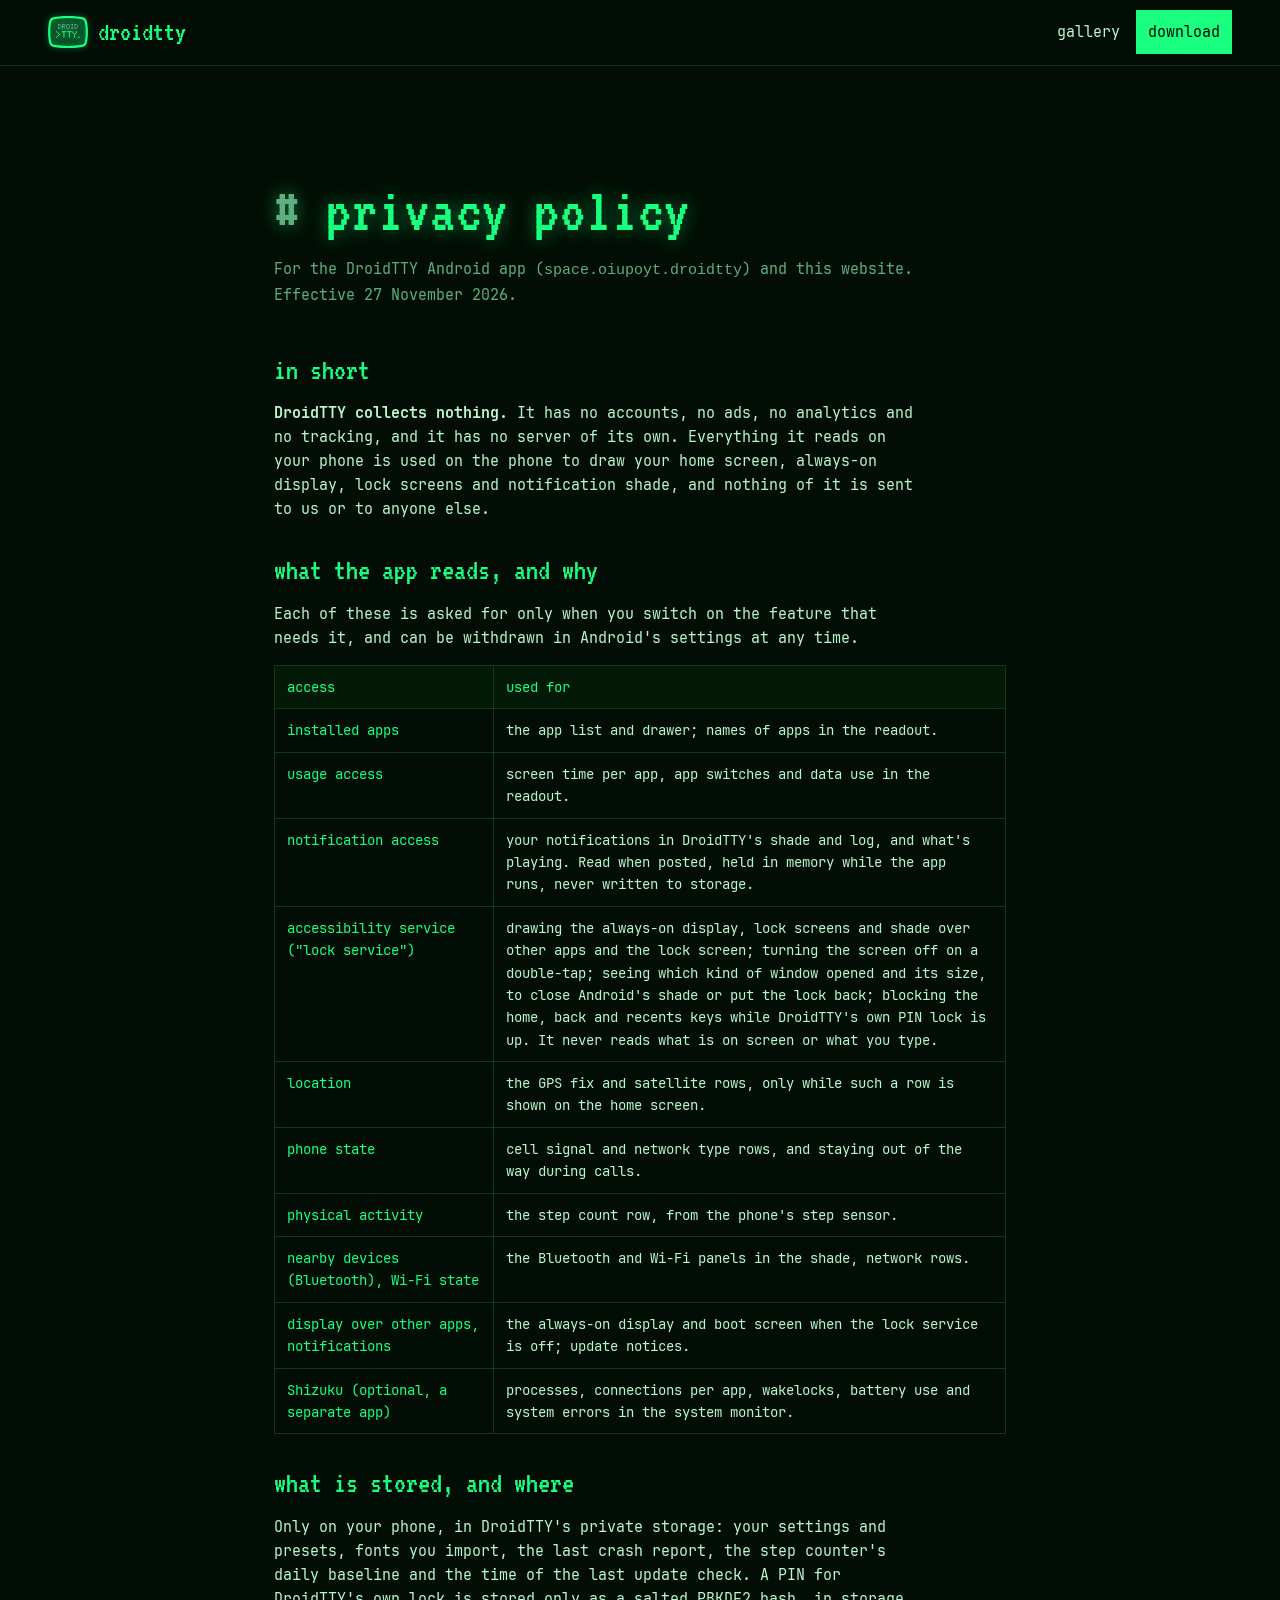
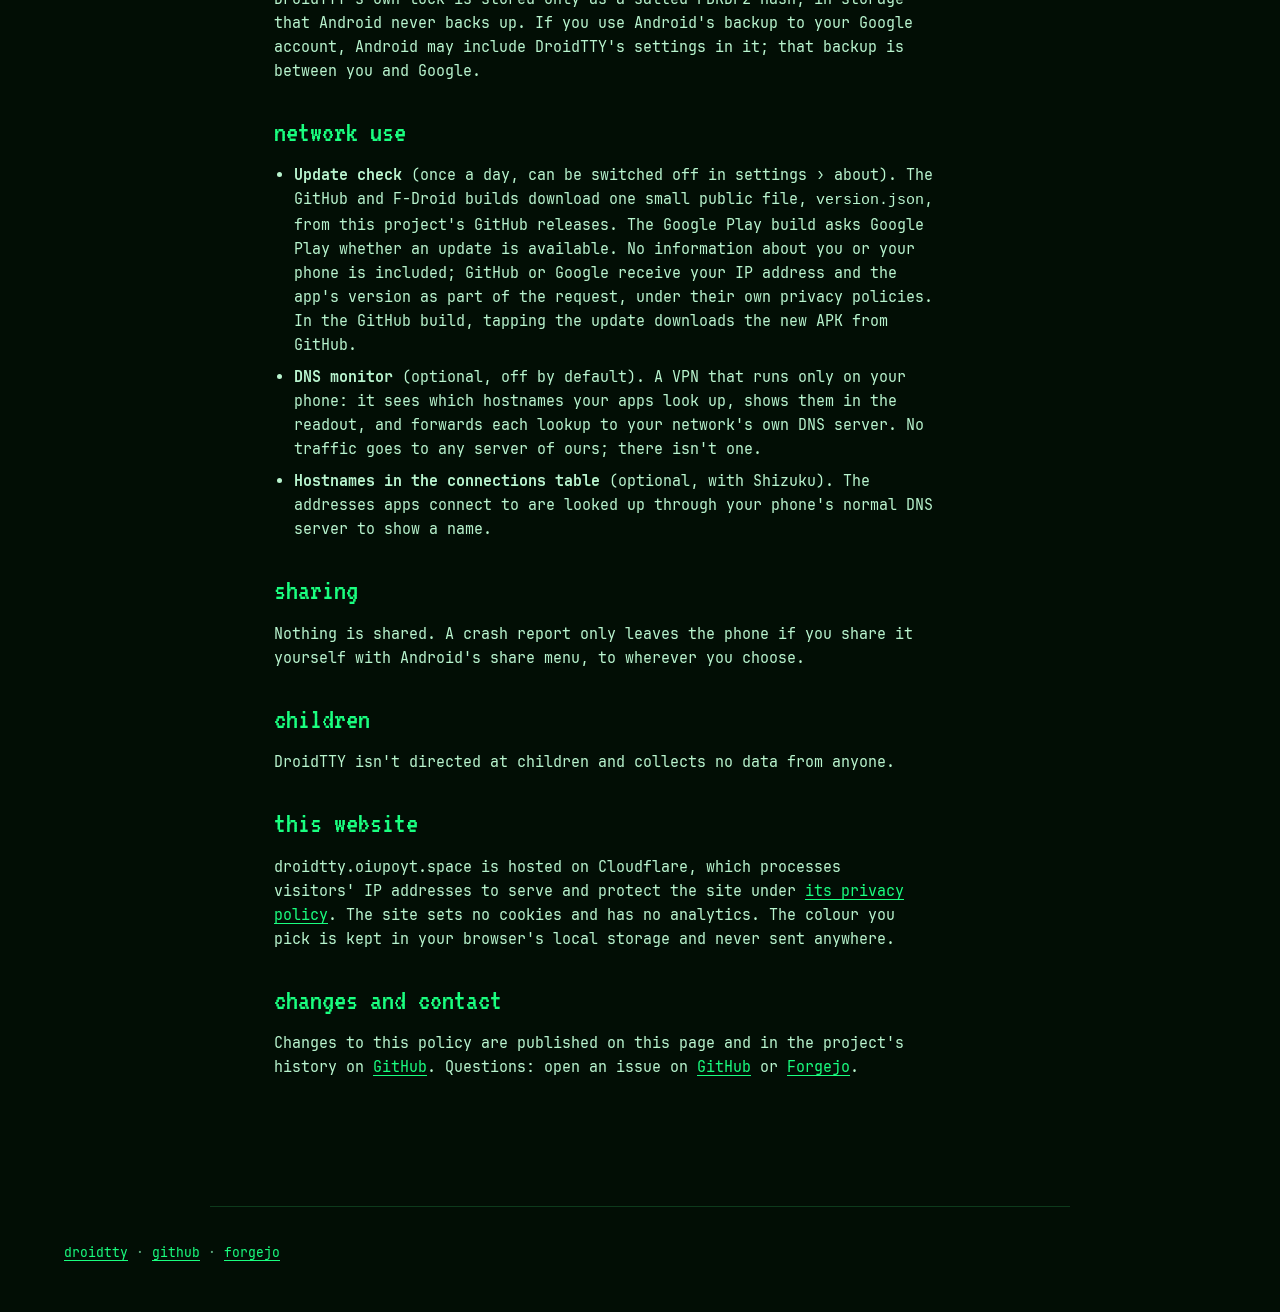
<file: site/privacy.html>
<!doctype html>
<html lang="en">
<head>
<meta charset="utf-8">
<meta name="viewport" content="width=device-width, initial-scale=1, viewport-fit=cover">
<title>Privacy policy · DroidTTY</title>
<meta name="description" content="DroidTTY collects nothing: no accounts, no ads, no analytics. What it reads on your phone stays on your phone.">
<link rel="canonical" href="https://droidtty.oiupoyt.space/privacy">
<meta name="theme-color" content="#1aff80">
<link rel="icon" href="assets/icon.png">
<link rel="stylesheet" href="style.css">
<script>try { document.documentElement.dataset.theme = localStorage.getItem("droidtty-theme") || "green"; } catch (e) {}</script>
</head>
<body>
<header class="top">
  <a class="brand" href="./" aria-label="DroidTTY home">
    <svg class="logo" viewBox="23 29 62 50" width="40" height="32" aria-hidden="true" focusable="false"><path class="i-glow" d="M32.37,32.25A135.7,135.7 0 0 1 75.63,32.25A7.68,7.68 0 0 1 81.94,38.37A81.86,81.86 0 0 1 81.94,69.63A7.68,7.68 0 0 1 75.63,75.75A135.7,135.7 0 0 1 32.37,75.75A7.68,7.68 0 0 1 26.06,69.63A81.86,81.86 0 0 1 26.06,38.37A7.68,7.68 0 0 1 32.37,32.25Z"/><path class="i-scan" d="M29,34.6h50v0.45h-50zM29,36.2h50v0.45h-50zM29,37.8h50v0.45h-50zM29,39.4h50v0.45h-50zM29,41.0h50v0.45h-50zM29,42.6h50v0.45h-50zM29,44.2h50v0.45h-50zM29,45.8h50v0.45h-50zM29,47.4h50v0.45h-50zM29,49.0h50v0.45h-50zM29,50.6h50v0.45h-50zM29,52.2h50v0.45h-50zM29,53.8h50v0.45h-50zM29,55.4h50v0.45h-50zM29,57.0h50v0.45h-50zM29,58.6h50v0.45h-50zM29,60.2h50v0.45h-50zM29,61.8h50v0.45h-50zM29,63.4h50v0.45h-50zM29,65.0h50v0.45h-50zM29,66.6h50v0.45h-50zM29,68.2h50v0.45h-50zM29,69.8h50v0.45h-50zM29,71.4h50v0.45h-50zM29,73.0h50v0.45h-50zM29,74.6h50v0.45h-50z"/><path class="i-frame" fill="none" stroke-width="3.4" d="M32.37,32.25A135.7,135.7 0 0 1 75.63,32.25A7.68,7.68 0 0 1 81.94,38.37A81.86,81.86 0 0 1 81.94,69.63A7.68,7.68 0 0 1 75.63,75.75A135.7,135.7 0 0 1 32.37,75.75A7.68,7.68 0 0 1 26.06,69.63A81.86,81.86 0 0 1 26.06,38.37A7.68,7.68 0 0 1 32.37,32.25Z"/><path class="i-dim" d="M38.35,41.50h3.30v1.10h-3.30zM38.35,42.60h1.10v1.10h-1.10zM41.65,42.60h1.10v1.10h-1.10zM38.35,43.70h1.10v1.10h-1.10zM42.75,43.70h1.10v1.10h-1.10zM38.35,44.80h1.10v1.10h-1.10zM42.75,44.80h1.10v1.10h-1.10zM38.35,45.90h1.10v1.10h-1.10zM42.75,45.90h1.10v1.10h-1.10zM38.35,47.00h1.10v1.10h-1.10zM41.65,47.00h1.10v1.10h-1.10zM38.35,48.10h3.30v1.10h-3.30zM44.80,41.50h4.40v1.10h-4.40zM44.80,42.60h1.10v1.10h-1.10zM49.20,42.60h1.10v1.10h-1.10zM44.80,43.70h1.10v1.10h-1.10zM49.20,43.70h1.10v1.10h-1.10zM44.80,44.80h4.40v1.10h-4.40zM44.80,45.90h1.10v1.10h-1.10zM47.00,45.90h1.10v1.10h-1.10zM44.80,47.00h1.10v1.10h-1.10zM48.10,47.00h1.10v1.10h-1.10zM44.80,48.10h1.10v1.10h-1.10zM49.20,48.10h1.10v1.10h-1.10zM52.35,41.50h3.30v1.10h-3.30zM51.25,42.60h1.10v1.10h-1.10zM55.65,42.60h1.10v1.10h-1.10zM51.25,43.70h1.10v1.10h-1.10zM55.65,43.70h1.10v1.10h-1.10zM51.25,44.80h1.10v1.10h-1.10zM55.65,44.80h1.10v1.10h-1.10zM51.25,45.90h1.10v1.10h-1.10zM55.65,45.90h1.10v1.10h-1.10zM51.25,47.00h1.10v1.10h-1.10zM55.65,47.00h1.10v1.10h-1.10zM52.35,48.10h3.30v1.10h-3.30zM58.80,41.50h3.30v1.10h-3.30zM59.90,42.60h1.10v1.10h-1.10zM59.90,43.70h1.10v1.10h-1.10zM59.90,44.80h1.10v1.10h-1.10zM59.90,45.90h1.10v1.10h-1.10zM59.90,47.00h1.10v1.10h-1.10zM58.80,48.10h3.30v1.10h-3.30zM64.15,41.50h3.30v1.10h-3.30zM64.15,42.60h1.10v1.10h-1.10zM67.45,42.60h1.10v1.10h-1.10zM64.15,43.70h1.10v1.10h-1.10zM68.55,43.70h1.10v1.10h-1.10zM64.15,44.80h1.10v1.10h-1.10zM68.55,44.80h1.10v1.10h-1.10zM64.15,45.90h1.10v1.10h-1.10zM68.55,45.90h1.10v1.10h-1.10zM64.15,47.00h1.10v1.10h-1.10zM67.45,47.00h1.10v1.10h-1.10zM64.15,48.10h3.30v1.10h-3.30z"/><path class="i-fg" d="M35.60,52.80h1.45v1.45h-1.45zM37.05,54.25h1.45v1.45h-1.45zM38.50,55.70h1.45v1.45h-1.45zM39.95,57.15h1.45v1.45h-1.45zM38.50,58.60h1.45v1.45h-1.45zM37.05,60.05h1.45v1.45h-1.45zM35.60,61.50h1.45v1.45h-1.45zM44.00,52.80h7.25v1.45h-7.25zM46.90,54.25h1.45v1.45h-1.45zM46.90,55.70h1.45v1.45h-1.45zM46.90,57.15h1.45v1.45h-1.45zM46.90,58.60h1.45v1.45h-1.45zM46.90,60.05h1.45v1.45h-1.45zM46.90,61.50h1.45v1.45h-1.45zM52.40,52.80h7.25v1.45h-7.25zM55.30,54.25h1.45v1.45h-1.45zM55.30,55.70h1.45v1.45h-1.45zM55.30,57.15h1.45v1.45h-1.45zM55.30,58.60h1.45v1.45h-1.45zM55.30,60.05h1.45v1.45h-1.45zM55.30,61.50h1.45v1.45h-1.45zM60.80,52.80h1.45v1.45h-1.45zM66.60,52.80h1.45v1.45h-1.45zM60.80,54.25h1.45v1.45h-1.45zM66.60,54.25h1.45v1.45h-1.45zM62.25,55.70h1.45v1.45h-1.45zM65.15,55.70h1.45v1.45h-1.45zM63.70,57.15h1.45v1.45h-1.45zM63.70,58.60h1.45v1.45h-1.45zM63.70,60.05h1.45v1.45h-1.45zM63.70,61.50h1.45v1.45h-1.45zM69.20,61.50h3.20v1.45h-3.20z"/></svg>
    <span>droidtty</span>
  </a>
  <nav class="nav" aria-label="sections">
    <a href="./#gallery" class="nav-keep">gallery</a>
    <a href="./#download" class="nav-dl">download</a>
  </nav>
</header>

<main id="main" class="policy">
<section>
  <div class="section-head">
    <h1><span class="hash">#</span> privacy policy</h1>
    <p>For the DroidTTY Android app (<code>space.oiupoyt.droidtty</code>) and this website. Effective 27 November 2026.</p>
  </div>

  <h2>in short</h2>
  <p><b>DroidTTY collects nothing.</b> It has no accounts, no ads, no analytics and no tracking, and it has no server of its own. Everything it reads on your phone is used on the phone to draw your home screen, always-on display, lock screens and notification shade, and nothing of it is sent to us or to anyone else.</p>

  <h2>what the app reads, and why</h2>
  <p>Each of these is asked for only when you switch on the feature that needs it, and can be withdrawn in Android's settings at any time.</p>
  <table>
    <thead><tr><th>access</th><th>used for</th></tr></thead>
    <tbody>
      <tr><td>installed apps</td><td>the app list and drawer; names of apps in the readout.</td></tr>
      <tr><td>usage access</td><td>screen time per app, app switches and data use in the readout.</td></tr>
      <tr><td>notification access</td><td>your notifications in DroidTTY's shade and log, and what's playing. Read when posted, held in memory while the app runs, never written to storage.</td></tr>
      <tr><td>accessibility service ("lock service")</td><td>drawing the always-on display, lock screens and shade over other apps and the lock screen; turning the screen off on a double-tap; seeing which kind of window opened and its size, to close Android's shade or put the lock back; blocking the home, back and recents keys while DroidTTY's own PIN lock is up. It never reads what is on screen or what you type.</td></tr>
      <tr><td>location</td><td>the GPS fix and satellite rows, only while such a row is shown on the home screen.</td></tr>
      <tr><td>phone state</td><td>cell signal and network type rows, and staying out of the way during calls.</td></tr>
      <tr><td>physical activity</td><td>the step count row, from the phone's step sensor.</td></tr>
      <tr><td>nearby devices (Bluetooth), Wi-Fi state</td><td>the Bluetooth and Wi-Fi panels in the shade, network rows.</td></tr>
      <tr><td>display over other apps, notifications</td><td>the always-on display and boot screen when the lock service is off; update notices.</td></tr>
      <tr><td>Shizuku (optional, a separate app)</td><td>processes, connections per app, wakelocks, battery use and system errors in the system monitor.</td></tr>
    </tbody>
  </table>

  <h2>what is stored, and where</h2>
  <p>Only on your phone, in DroidTTY's private storage: your settings and presets, fonts you import, the last crash report, the step counter's daily baseline and the time of the last update check. A PIN for DroidTTY's own lock is stored only as a salted PBKDF2 hash, in storage that Android never backs up. If you use Android's backup to your Google account, Android may include DroidTTY's settings in it; that backup is between you and Google.</p>

  <h2>network use</h2>
  <ul>
    <li><b>Update check</b> (once a day, can be switched off in settings › about). The GitHub and F-Droid builds download one small public file, <code>version.json</code>, from this project's GitHub releases. The Google Play build asks Google Play whether an update is available. No information about you or your phone is included; GitHub or Google receive your IP address and the app's version as part of the request, under their own privacy policies. In the GitHub build, tapping the update downloads the new APK from GitHub.</li>
    <li><b>DNS monitor</b> (optional, off by default). A VPN that runs only on your phone: it sees which hostnames your apps look up, shows them in the readout, and forwards each lookup to your network's own DNS server. No traffic goes to any server of ours; there isn't one.</li>
    <li><b>Hostnames in the connections table</b> (optional, with Shizuku). The addresses apps connect to are looked up through your phone's normal DNS server to show a name.</li>
  </ul>

  <h2>sharing</h2>
  <p>Nothing is shared. A crash report only leaves the phone if you share it yourself with Android's share menu, to wherever you choose.</p>

  <h2>children</h2>
  <p>DroidTTY isn't directed at children and collects no data from anyone.</p>

  <h2>this website</h2>
  <p>droidtty.oiupoyt.space is hosted on Cloudflare, which processes visitors' IP addresses to serve and protect the site under <a href="https://www.cloudflare.com/privacypolicy/">its privacy policy</a>. The site sets no cookies and has no analytics. The colour you pick is kept in your browser's local storage and never sent anywhere.</p>

  <h2>changes and contact</h2>
  <p>Changes to this policy are published on this page and in the project's history on <a href="https://github.com/oiupoyt/DroidTTY/commits/main/site/privacy.html">GitHub</a>. Questions: open an issue on <a href="https://github.com/oiupoyt/DroidTTY/issues">GitHub</a> or <a href="https://git.oiupoyt.space/oiupoyt/DroidTTY/issues">Forgejo</a>.</p>
</section>
</main>

<footer class="foot">
  <p><a href="./">droidtty</a> · <a href="https://github.com/oiupoyt/DroidTTY">github</a> · <a href="https://git.oiupoyt.space/oiupoyt/DroidTTY">forgejo</a></p>
</footer>
</body>
</html>
</file>
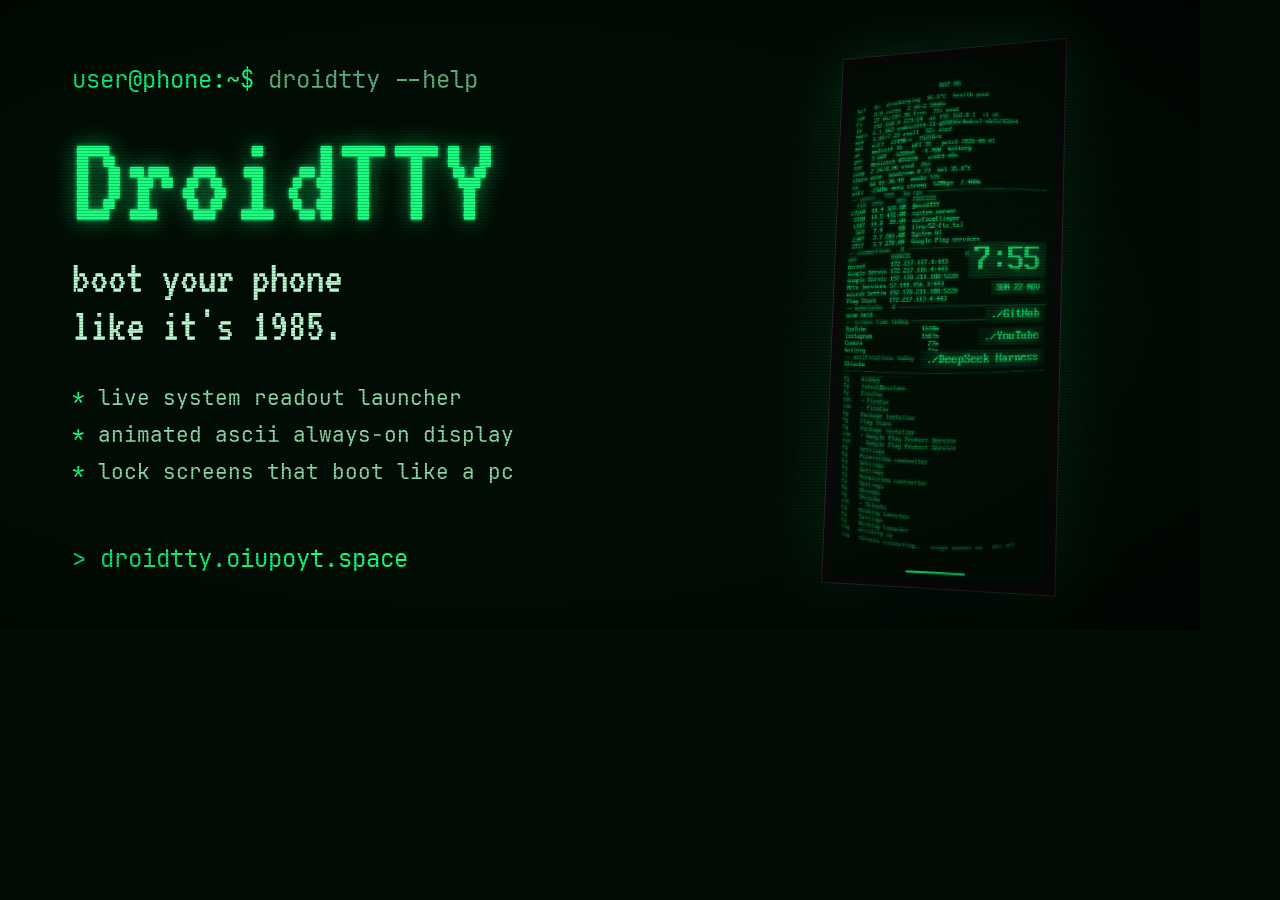
<file: tools/og/card.html>
<!doctype html>
<!-- The link-preview card (1200x630). Rendered to site/assets/og.png by tools/og/render.py. -->
<html>
<head>
<meta charset="utf-8">
<style>
@font-face { font-family: "VT323"; src: url("../../site/assets/fonts/vt323_regular.ttf"); }
@font-face { font-family: "JB"; src: url("../../site/assets/fonts/jetbrainsmono_regular.ttf"); }
* { margin: 0; box-sizing: border-box; }
html, body { width: 1200px; height: 630px; overflow: hidden; }
body { background: #020e05; color: #b9f5cf; font-family: "JB", monospace; position: relative; }
/* Scanlines and vignette over everything, like the app's crt effects. */
body::after {
  content: ""; position: absolute; inset: 0; pointer-events: none;
  background:
    repeating-linear-gradient(to bottom, rgba(0,0,0,0.22) 0 1px, transparent 1px 3px),
    radial-gradient(ellipse at 40% 50%, transparent 55%, rgba(0,0,0,0.6) 100%);
}
.copy { position: absolute; left: 72px; top: 64px; width: 640px; }
.prompt { font-size: 24px; color: #5fae80; }
.prompt b { color: #1aff80; font-weight: 400; }
h1 {
  font-family: "VT323", monospace; font-weight: 400; color: #1aff80; font-size: 132px; line-height: 0.9;
  margin-top: 26px; text-shadow: 0 0 22px rgba(26,255,128,0.55), 0 0 4px rgba(26,255,128,0.8);
}
.tag { font-family: "VT323", monospace; font-size: 46px; color: #b9f5cf; line-height: 1.05; margin-top: 14px; }
.list { margin-top: 30px; font-size: 21px; line-height: 1.75; color: #8fd9ac; }
.list span { color: #1aff80; }
.url { position: absolute; left: 72px; bottom: 56px; font-size: 24px; color: #1aff80; }
.url::before { content: "> "; }
/* The phone: the real home screenshot, tilted in 3D. */
.stage { position: absolute; right: 90px; top: 0; width: 360px; height: 630px; perspective: 1400px; }
.phone {
  position: absolute; left: 70px; top: 40px; width: 246px; height: 545px;
  background: #0a0a0a; border: 1px solid #2a2a2a; padding: 8px;
  transform: rotateX(8deg) rotateY(-22deg) rotateZ(2deg);
  box-shadow: 0 40px 90px -20px rgba(0,0,0,0.9), 0 0 60px rgba(26,255,128,0.18);
}
.phone img { width: 100%; height: 100%; object-fit: cover; object-position: top; display: block; }
/* ?feature: the 1024x500 F-Droid feature graphic, scaled down from the same layout. */
html.feature, html.feature body { width: 1024px; height: 500px; }
html.feature body { zoom: 0.794; height: 630px; width: 1290px; }
html.feature .stage { right: 150px; }
</style>
<script>if (location.search === "?feature") document.documentElement.className = "feature";</script>
</head>
<body>
  <div class="copy">
    <p class="prompt"><b>user@phone:~$</b> droidtty --help</p>
    <h1>DroidTTY</h1>
    <p class="tag">boot your phone<br>like it's 1985.</p>
    <p class="list"><span>*</span> live system readout launcher<br><span>*</span> animated ascii always-on display<br><span>*</span> lock screens that boot like a pc</p>
  </div>
  <p class="url">droidtty.oiupoyt.space</p>
  <div class="stage"><div class="phone"><img src="home-green.png" alt=""></div></div>
</body>
</html>
</file>
<file: site/style.css>
/* DroidTTY site. Colours are the app's own presets (data/Theme.kt); square corners and
   monospace throughout, like the app. Glow and scanlines appear only on the phones and
   the headline, where they stand for the app's CRT effects. */

@font-face {
  font-family: "VT323";
  src: url("assets/fonts/vt323_regular.ttf") format("truetype");
  font-display: swap;
}
@font-face {
  font-family: "JetBrains Mono";
  src: url("assets/fonts/jetbrainsmono_regular.ttf") format("truetype");
  font-weight: 400;
  font-display: swap;
}
@font-face {
  font-family: "JetBrains Mono";
  src: url("assets/fonts/jetbrainsmono_bold.ttf") format("truetype");
  font-weight: 700;
  font-display: swap;
}

:root, [data-theme="green"] {
  --bg: #020e05;
  --surface: #031a09;
  --line: #0d3a1c;
  --fg: #1aff80;
  --text: #b9f5cf;
  --dim: #5fae80;
  --accent: #1aff80;
  --on-accent: #020e05;
  --glow: rgba(26, 255, 128, 0.45);
}
[data-theme="amber"] {
  --bg: #0e0800; --surface: #1a1000; --line: #3a2600; --fg: #ffb000; --text: #ffe2a8;
  --dim: #c48a1c; --accent: #ffb000; --on-accent: #0e0800; --glow: rgba(255, 176, 0, 0.42);
}
[data-theme="ember"] {
  --bg: #0c0302; --surface: #180604; --line: #3a120a; --fg: #ff7a3d; --text: #ffd3bd;
  --dim: #d46a45; --accent: #ff5a1f; --on-accent: #0c0302; --glow: rgba(255, 90, 31, 0.42);
}
[data-theme="space"] {
  --bg: #03060e; --surface: #070d1c; --line: #16243f; --fg: #7fd3ff; --text: #cdebff;
  --dim: #7896b8; --accent: #7fd3ff; --on-accent: #03060e; --glow: rgba(127, 211, 255, 0.4);
}
[data-theme="paper"] {
  --bg: #e8e6dc; --surface: #dcd9cc; --line: #b9b5a4; --fg: #1d1d1b; --text: #1d1d1b;
  --dim: #55534a; --accent: #1d1d1b; --on-accent: #e8e6dc; --glow: transparent;
}

/* What the phones show: each site theme's matching app preset. */
:root, [data-theme="green"] {
  --scr-bg: #020e05; --scr-fg: #1aff80; --scr-dim: #12b85c; --scr-log: #16d96c; --scr-text: #b9f5cf;
  --scr-fg-rgb: 26, 255, 128; --scr-bg-rgb: 2, 14, 5; --scr-surface-rgb: 3, 26, 9;
  --scr-glow: rgba(26, 255, 128, 0.5);
}
[data-theme="amber"] {
  --scr-bg: #0e0800; --scr-fg: #ffb000; --scr-dim: #c48a1c; --scr-log: #e09a00; --scr-text: #ffe2a8;
  --scr-fg-rgb: 255, 176, 0; --scr-bg-rgb: 14, 8, 0; --scr-surface-rgb: 26, 16, 0;
  --scr-glow: rgba(255, 176, 0, 0.5);
}
[data-theme="ember"] {
  --scr-bg: #0c0302; --scr-fg: #ff7a3d; --scr-dim: #b8452a; --scr-log: #d9542b; --scr-text: #ffd3bd;
  --scr-fg-rgb: 255, 122, 61; --scr-bg-rgb: 12, 3, 2; --scr-surface-rgb: 24, 6, 4;
  --scr-glow: rgba(255, 122, 61, 0.5);
}
[data-theme="space"] {
  --scr-bg: #03060e; --scr-fg: #7fd3ff; --scr-dim: #5e7a99; --scr-log: #4f87b8; --scr-text: #cdebff;
  --scr-fg-rgb: 127, 211, 255; --scr-bg-rgb: 3, 6, 14; --scr-surface-rgb: 7, 13, 28;
  --scr-glow: rgba(127, 211, 255, 0.5);
}
[data-theme="paper"] {
  --scr-bg: #e8e6dc; --scr-fg: #1d1d1b; --scr-dim: #55534a; --scr-log: #3a3934; --scr-text: #1d1d1b;
  --scr-fg-rgb: 29, 29, 27; --scr-bg-rgb: 232, 230, 220; --scr-surface-rgb: 220, 217, 204;
  --scr-glow: rgba(29, 29, 27, 0);
}

*, *::before, *::after { box-sizing: border-box; border-radius: 0 !important; }

html { scroll-behavior: smooth; scroll-padding-top: 72px; }
@media (max-width: 620px) { html { scroll-padding-top: 116px; } }
@media (prefers-reduced-motion: reduce) { html { scroll-behavior: auto; } }

body {
  margin: 0;
  background: var(--bg);
  color: var(--text);
  font: 15px/1.6 "JetBrains Mono", ui-monospace, monospace;
  -webkit-text-size-adjust: 100%;
  transition: background-color 0.25s, color 0.25s;
}

a { color: var(--fg); text-underline-offset: 3px; }
a:hover { text-decoration-thickness: 2px; }
:focus-visible { outline: 2px solid var(--accent); outline-offset: 3px; }

.skip { position: absolute; left: -999px; top: 8px; background: var(--accent); color: var(--on-accent); padding: 8px 12px; z-index: 50; }
.skip:focus { left: 8px; }
.sr { position: absolute; width: 1px; height: 1px; overflow: hidden; clip: rect(0 0 0 0); white-space: nowrap; }

h1, h2, h3 { font-family: "VT323", ui-monospace, monospace; font-weight: 400; color: var(--fg); line-height: 1.05; margin: 0; }
h1 { font-size: clamp(44px, 6.4vw, 84px); text-shadow: 0 0 18px var(--glow); text-wrap: balance; }
h2 { font-size: clamp(34px, 5.5vw, 54px); }
h3 { font-size: 28px; }
.hash { color: var(--dim); }

/* ---- top bar ---- */
.top {
  position: sticky; top: 0; z-index: 20;
  display: flex; align-items: center; gap: 16px;
  padding: 10px max(clamp(16px, 4vw, 48px), calc((100% - 1200px) / 2));
  background: var(--bg);
  border-bottom: 1px solid var(--line);
}
.brand { display: flex; align-items: center; gap: 10px; text-decoration: none; font-family: "VT323", monospace; font-size: 28px; color: var(--fg); }
/* The app icon drawn inline, so it takes the theme's colours. */
.logo { display: block; flex: none; }
.logo .i-glow { fill: var(--fg); opacity: 0.2; }
.logo .i-scan { fill: #000; opacity: 0.14; }
.logo .i-frame { stroke: var(--fg); }
.logo .i-fg { fill: var(--fg); }
.logo .i-dim { fill: var(--dim); }
.brand .logo { filter: drop-shadow(0 0 3px var(--glow)); }
.nav { display: flex; align-items: center; gap: 4px; margin-left: auto; }
.nav a { text-decoration: none; padding: 10px 12px; color: var(--text); min-height: 44px; display: inline-flex; align-items: center; }
.nav a:hover { color: var(--fg); background: var(--surface); }
.nav .nav-dl { color: var(--on-accent); background: var(--accent); }
.nav .nav-dl:hover { color: var(--on-accent); background: var(--fg); }
.themes { display: flex; align-items: center; gap: 2px; padding-left: 12px; border-left: 1px solid var(--line); height: 44px; }
.themes button {
  width: 40px; height: 44px; padding: 0; border: 1px solid transparent; background: none; cursor: pointer;
  display: grid; place-items: center;
}
.themes button[aria-pressed="true"] { border-color: var(--line); background: var(--surface); }
.themes button:hover .glyph { transform: scale(1.15); }

/* Each preset's symbol in its own colour with a phosphor glow, whatever the page's theme. */
.glyph {
  font-style: normal; font-family: "VT323", ui-monospace, monospace; font-size: 26px; line-height: 1;
  display: inline-block; transition: transform 0.15s;
}
.glyph-green { color: #1aff80; text-shadow: 0 0 4px #1aff80, 0 0 12px rgba(26, 255, 128, 0.7); }
.glyph-amber { color: #ffb000; text-shadow: 0 0 4px #ffb000, 0 0 12px rgba(255, 176, 0, 0.7); }
.glyph-ember { color: #ff7a3d; text-shadow: 0 0 4px #ff5a1f, 0 0 12px rgba(255, 90, 31, 0.75); }
.glyph-space { color: #cdebff; text-shadow: 0 0 4px #7fd3ff, 0 0 12px rgba(127, 211, 255, 0.75); }
/* Paper is ink, not light: no glow, a paper chip behind it so it shows on dark themes. */
.glyph-paper { color: #1d1d1b; background: #e8e6dc; padding: 0 4px; text-shadow: none; }
.themes button[aria-pressed="true"]::after { content: ""; position: absolute; left: 10px; right: 10px; bottom: 4px; height: 2px; background: var(--fg); }
.themes button { position: relative; }
@media (prefers-reduced-motion: reduce) { .glyph { transition: none; } }

/* ---- first-visit colour picker ---- */
.picker {
  border: 1px solid var(--fg); background: var(--bg); color: var(--text);
  padding: clamp(20px, 4vw, 32px); width: min(92vw, 520px);
}
.picker::backdrop { background: rgba(0, 0, 0, 0.86); }
.picker h2 { font-size: clamp(32px, 6vw, 44px); }
.picker p { color: var(--dim); margin: 10px 0 18px; }
.picker-list { display: grid; gap: 6px; }
.picker-opt {
  display: grid; grid-template-columns: 44px 1fr; grid-template-rows: auto auto; align-items: center;
  column-gap: 12px; text-align: left; min-height: 60px; padding: 8px 14px;
  background: none; border: 1px solid var(--line); color: var(--text); font: inherit; cursor: pointer;
}
.picker-opt .glyph { grid-row: 1 / 3; font-size: 34px; justify-self: center; }
.picker-opt b { font-family: "VT323"; font-weight: 400; font-size: 24px; color: var(--fg); line-height: 1; }
.picker-opt span { color: var(--dim); font-size: 13px; }
.picker-opt:hover, .picker-opt:focus-visible { border-color: var(--fg); background: var(--surface); }

/* ---- sections ---- */
/* Content stays within ~1200px on wide screens; the side padding grows instead. */
section {
  padding: clamp(56px, 9vw, 112px) max(clamp(16px, 5vw, 64px), calc((100% - 1200px) / 2));
  border-bottom: 1px solid var(--line);
}
.section-head { max-width: 760px; margin-bottom: clamp(28px, 4vw, 48px); }
.section-head p { color: var(--dim); margin: 12px 0 0; }

/* ---- hero ---- */
.hero {
  display: grid; grid-template-columns: minmax(0, 1.1fr) minmax(0, 0.9fr); gap: clamp(24px, 5vw, 72px);
  align-items: center; min-height: calc(100svh - 65px); padding-top: clamp(32px, 6vw, 72px);
}
.prompt { color: var(--dim); margin: 0 0 18px; }
.prompt .ps { color: var(--fg); }
.typed::after { content: "_"; animation: blink 1.06s steps(1) infinite; color: var(--fg); }
@keyframes blink { 50% { opacity: 0; } }
.lede { font-size: clamp(15px, 1.6vw, 18px); max-width: 560px; margin: 22px 0 30px; }
.meta { color: var(--dim); font-size: 13px; margin-top: 22px; }
.cta { display: flex; flex-wrap: wrap; gap: 10px; }
.btn {
  display: inline-flex; align-items: center; min-height: 48px; padding: 0 20px;
  border: 1px solid var(--fg); color: var(--fg); text-decoration: none; font-weight: 700;
}
.btn:hover { background: var(--surface); }
.btn.primary { background: var(--accent); color: var(--on-accent); border-color: var(--accent); }
.btn.primary:hover { background: var(--fg); }
.btn.primary::before { content: "> "; white-space: pre; }
.hero-stage { display: grid; place-items: center; perspective: 1400px; min-height: 520px; }

/* ---- the 3D phone ----
   A body with real depth: front glass, a back plate and four sides, each a face of a
   box turned in 3D. --rx/--ry are set from the pointer or the scroll. */
.phone {
  --w: 300px; --h: 640px; --d: 18px; --rx: 6deg; --ry: -18deg;
  width: var(--w); height: var(--h);
  position: relative; transform-style: preserve-3d;
  transform: rotateX(var(--rx)) rotateY(var(--ry));
  transition: transform 0.6s cubic-bezier(.2,.7,.2,1);
}
.phone .face { position: absolute; inset: 0; backface-visibility: hidden; }
.phone .front {
  transform: translateZ(calc(var(--d) / 2));
  background: #0a0a0a; border: 1px solid #2a2a2a; padding: 10px;
  box-shadow: 0 40px 80px -30px rgba(0, 0, 0, 0.8);
}
.phone .back { transform: rotateY(180deg) translateZ(calc(var(--d) / 2)); background: #121212; border: 1px solid #2a2a2a; }
.phone .back::after { content: "droidtty"; position: absolute; bottom: 48px; width: 100%; text-align: center; font-family: "VT323"; font-size: 22px; color: #3a3a3a; }
.phone .side { background: #161616; border: 1px solid #262626; }
.phone .left, .phone .right { width: var(--d); left: calc(50% - var(--d) / 2); }
.phone .left { transform: rotateY(-90deg) translateZ(calc(var(--w) / 2)); }
.phone .right { transform: rotateY(90deg) translateZ(calc(var(--w) / 2)); }
.phone .right::before { content: ""; position: absolute; left: 4px; right: 4px; top: 22%; height: 9%; background: #222; }
.phone .topside, .phone .bottomside { height: var(--d); top: calc(50% - var(--d) / 2); }
.phone .topside { transform: rotateX(90deg) translateZ(calc(var(--h) / 2)); }
.phone .bottomside { transform: rotateX(-90deg) translateZ(calc(var(--h) / 2)); }

.screen {
  position: relative; width: 100%; height: 100%; overflow: hidden;
  background: var(--scr-bg); color: var(--scr-fg);
  font-family: "VT323", monospace; font-size: 15px; line-height: 1.12;
  text-shadow: 0 0 6px var(--scr-glow);
}
/* Scanlines and a vignette, as the app's crt effects draw them. */
.screen::after {
  content: ""; position: absolute; inset: 0; pointer-events: none;
  background:
    repeating-linear-gradient(to bottom, rgba(0, 0, 0, 0.28) 0 1px, transparent 1px 3px),
    radial-gradient(ellipse at center, transparent 55%, rgba(0, 0, 0, 0.55) 100%);
}
/* On the light paper theme a dark vignette greys the whole screen; keep only faint lines. */
[data-theme="paper"] .screen::after {
  background: repeating-linear-gradient(to bottom, rgba(0, 0, 0, 0.06) 0 1px, transparent 1px 3px);
}
.screen .cam { position: absolute; top: 8px; left: 50%; width: 10px; height: 10px; margin-left: -5px; background: #000; border: 1px solid #222; border-radius: 50% !important; z-index: 2; }
.status { display: flex; justify-content: space-between; padding: 6px 14px 4px; font-size: 13px; opacity: 0.85; }

.hero-phone { --w: min(300px, 70vw); --h: calc(var(--w) * 2.13); }
.stage-phone { --w: 300px; --h: 640px; }

/* ---- screens section ---- */
.screens-body { display: grid; grid-template-columns: minmax(220px, 360px) minmax(0, 1fr); gap: clamp(24px, 5vw, 64px); align-items: center; }
.tabs { display: flex; flex-direction: column; gap: 4px; }
.tabs button {
  text-align: left; padding: 12px 14px; min-height: 56px; cursor: pointer;
  background: none; border: 1px solid var(--line); color: var(--text); font: inherit;
  display: flex; flex-direction: column; gap: 2px;
}
.tabs button b { font-family: "VT323"; font-weight: 400; font-size: 24px; color: var(--fg); }
.tabs button span { color: var(--dim); font-size: 13px; }
.tabs button[aria-selected="true"] { border-color: var(--fg); background: var(--surface); }
.tabs button[aria-selected="true"] b::before { content: "> "; }
.stage { display: flex; flex-direction: column; align-items: center; gap: 20px; perspective: 1400px; }
.stage-note { color: var(--dim); max-width: 420px; text-align: center; margin: 12px 0 0; min-height: 3.2em; }

/* ---- features ---- */
.feature-list { display: grid; grid-template-columns: repeat(3, minmax(0, 1fr)); gap: 0; border-top: 1px solid var(--line); border-left: 1px solid var(--line); }
.feature-list article { padding: 28px; border-right: 1px solid var(--line); border-bottom: 1px solid var(--line); }
.feature-list article:first-child { grid-column: span 2; }
.feature-list h3 { margin-bottom: 10px; }
.feature-list p { margin: 0; }
.sample { margin: 18px 0 0; padding: 14px; background: var(--surface); color: var(--fg); overflow-x: auto; font-size: 13px; }

/* ---- gallery ---- */
.filter { display: flex; gap: 4px; margin-bottom: 20px; flex-wrap: wrap; }
.filter button { min-height: 44px; padding: 0 16px; background: none; border: 1px solid var(--line); color: var(--text); font: inherit; cursor: pointer; }
.filter button[aria-pressed="true"] { border-color: var(--fg); color: var(--fg); background: var(--surface); }
.grid { list-style: none; margin: 0; padding: 0; display: grid; grid-template-columns: repeat(auto-fill, minmax(150px, 1fr)); gap: 12px; }
.grid li button { display: block; width: 100%; padding: 0; border: 1px solid var(--line); background: #020e05; cursor: zoom-in; }
.grid li button:hover, .grid li button:focus-visible { border-color: var(--fg); }
.grid img { display: block; width: 100%; height: auto; aspect-ratio: 360 / 760; }
.grid .cap { display: flex; flex-wrap: wrap; justify-content: space-between; column-gap: 6px; padding: 8px 2px 0; font-size: 13px; }
.grid .cap span { white-space: nowrap; }
.grid .cap span { color: var(--dim); }
.lightbox { border: 1px solid var(--fg); background: var(--bg); color: var(--text); padding: 16px; max-width: min(92vw, 480px); }
.lightbox::backdrop { background: rgba(0, 0, 0, 0.82); }
.lightbox img { display: block; width: 100%; height: auto; max-height: 76vh; object-fit: contain; }
.lightbox p { margin: 10px 0 0; text-align: center; }
.lightbox .close { float: right; min-height: 44px; min-width: 44px; background: none; border: 0; color: var(--fg); font: inherit; cursor: pointer; }

/* ---- download ---- */
.dl-body { display: grid; grid-template-columns: minmax(0, 1fr) minmax(0, 1fr); gap: clamp(24px, 5vw, 64px); }
.dl-version { font-size: 18px; margin: 0 0 8px; }
.dl-version b { color: var(--fg); }
.dl-notes { color: var(--dim); margin: 0 0 22px; max-width: 560px; }
.fine { color: var(--dim); font-size: 12px; margin-top: 22px; }
.fp { word-break: break-all; color: var(--text); }
.steps { margin: 0; padding: 0; list-style: none; counter-reset: s; }
.steps li { counter-increment: s; padding: 14px 0 14px 44px; border-top: 1px solid var(--line); position: relative; }
.steps li::before { content: counter(s) "."; position: absolute; left: 0; top: 10px; font-family: "VT323"; font-size: 28px; color: var(--fg); }
.steps b { display: block; color: var(--fg); }

.foot { padding: 32px max(clamp(16px, 5vw, 64px), calc((100% - 1200px) / 2)) 48px; color: var(--dim); font-size: 13px; }
.foot p { margin: 4px 0; }

/* ---- widths ---- */
/* Under ~1100px the feature grid has room for two readable columns, not three. */
@media (max-width: 1100px) {
  .feature-list { grid-template-columns: repeat(2, minmax(0, 1fr)); }
  .feature-list article:first-child { grid-column: span 2; }
}
/* Under ~900px the hero copy and the phone no longer fit side by side. */
@media (max-width: 900px) {
  .hero { grid-template-columns: 1fr; min-height: 0; }
  .hero-stage { min-height: 0; padding: 16px 0 8px; }
  .screens-body { grid-template-columns: 1fr; }
  /* Tabs become a row you scroll sideways, the phone stays in view under them. */
  .tabs { flex-direction: row; overflow-x: auto; scroll-snap-type: x mandatory; padding-bottom: 6px; }
  .tabs button { flex: 0 0 auto; min-width: 150px; scroll-snap-align: start; }
  .dl-body { grid-template-columns: 1fr; }
}
/* Phones: the nav keeps only download, the phone mockups shrink to the screen. */
@media (max-width: 620px) {
  body { font-size: 14px; }
  .nav a:not(.nav-dl):not(.nav-keep) { display: none; }
  .nav a { padding: 10px 8px; }
  /* Phones: the five colours get their own row under brand and links, spread across it. */
  .top { flex-wrap: wrap; row-gap: 0; padding-bottom: 4px; }
  .themes { order: 3; width: 100%; justify-content: space-between; padding: 0; border-left: 0; border-top: 1px solid var(--line); }
  .top { gap: 8px; }
  .brand span { display: none; }
  .themes button { width: 44px; }
  .glyph { font-size: 22px; }
  .feature-list { grid-template-columns: 1fr; }
  .feature-list article:first-child { grid-column: auto; }
  .feature-list article { padding: 22px 18px; }
  .stage-phone { --w: min(280px, 78vw); --h: calc(var(--w) * 2.13); }
  /* The hero phone is a preview here: smaller, and the screens section shows it in full. */
  .hero-phone { --w: min(220px, 58vw); }
  .screen { font-size: 13px; }
  .grid { grid-template-columns: repeat(2, minmax(0, 1fr)); }
  .btn { width: 100%; justify-content: center; }
}
@media (prefers-reduced-motion: reduce) {
  .phone { transition: none; }
  .typed::after { animation: none; }
}

/* ---- what's on the phones: the app's green p1 layout ---- */
.screen .s-dim { color: var(--scr-dim); opacity: 0.8; }
.s-cur { animation: blink 1.06s steps(1) infinite; }
.s-home { position: absolute; inset: 26px 0 0; }
.s-log { position: absolute; inset: 0; margin: 0; padding: 8px 10px; font: inherit; font-size: 11.5px; line-height: 1.18; color: var(--scr-log); opacity: 0.32; text-shadow: none; white-space: pre; overflow: hidden; }
.s-front { position: absolute; left: 0; right: 0; top: 42%; padding: 10px 14px 0; background: linear-gradient(to bottom, transparent, rgba(var(--scr-bg-rgb),0.85) 24px); bottom: 0; }
.s-clock, .s-date { background: linear-gradient(rgba(var(--scr-bg-rgb),0.75), rgba(var(--scr-bg-rgb),0.75)); width: max-content; padding: 0 4px; }
.s-clock { font-size: 64px; line-height: 0.9; }
.s-date { font-size: 18px; color: var(--scr-dim); letter-spacing: 0.05em; margin-bottom: 10px; }
.s-apps { list-style: none; margin: 0; padding: 0; display: grid; gap: 4px; }
.s-apps li { font-size: 22px; letter-spacing: 0.04em; background: rgba(var(--scr-surface-rgb), 0.86); width: max-content; padding: 0 8px; border: 1px solid rgba(var(--scr-fg-rgb), 0.25); }

.s-drawer { padding: 12px 16px; }
.s-search { font-size: 22px; margin-bottom: 10px; }
.s-drawer ul { list-style: none; margin: 0; padding: 0; }
.s-drawer li { font-size: 21px; line-height: 1.3; }

.s-settings { padding: 8px 14px; font-size: 15px; }
.s-head { font-size: 21px; }
.s-sec { margin: 10px 0 2px; color: var(--scr-fg); }
.s-row { display: flex; justify-content: space-between; gap: 8px; padding: 3px 0; color: var(--scr-text); }
.s-row b { font-weight: 400; color: var(--scr-fg); }
.s-preset { padding: 3px 6px; margin: 2px 0; font-size: 17px; background: #020e05; color: #1aff80; }
.s-preset i { display: block; font-style: normal; font-size: 12px; opacity: 0.7; }
.s-preset.amber { background: #0e0800; color: #ffb000; }
.s-preset.ember { background: #0c0302; color: #ff7a3d; }
.s-preset.space { background: #03060e; color: #cdebff; font-family: "JetBrains Mono"; font-size: 13px; }

.s-lock { position: absolute; inset: 26px 0 0; display: flex; flex-direction: column; padding: 10px 14px 18px; }
.s-boot { flex: 1; margin: 0; font: inherit; font-size: 16px; white-space: pre-wrap; align-content: end; display: grid; }
.s-pin { color: var(--scr-dim); margin: 8px 0; }
.s-keys { display: grid; grid-template-columns: repeat(3, 1fr); gap: 5px; }
.s-key { font: inherit; font-size: 17px; color: var(--scr-fg); background: none; border: 1px solid rgba(var(--scr-fg-rgb), 0.55); min-height: 40px; cursor: pointer; text-shadow: inherit; }
.s-key:active { background: var(--scr-fg); color: var(--scr-bg); }

.s-frame { position: absolute; inset: 0; padding: 26px 8px 14px; display: flex; flex-direction: column; justify-content: flex-start; overflow: hidden; }
.s-frame.centered { justify-content: center; }
.s-frame.tail { justify-content: flex-end; }
.fl-wrap { display: flex; flex-direction: column; }
.fl { white-space: pre; min-height: 1em; }
.fl.c { text-align: center; }
.fl.big { font-size: 64px; line-height: 0.95; }
.fl.dim, .fl.art { color: var(--scr-dim); }
.fl.inv { background: var(--scr-fg); color: var(--scr-bg); width: max-content; text-shadow: none; }
.fl .mk { color: var(--scr-fg); }
.s-loading { padding: 40px 14px; }

/* Gallery images are drawn in green p1; an SVG filter maps their brightness onto the
   chosen theme's background and text colours (main.js keeps it in step). */
.grid img, .lightbox img { filter: url(#retint); }
/* Screenshots show the app's real presets in their own colours: no recolouring. */
.grid li.real img, .lightbox img.real { filter: none; }
.grid li.real img { aspect-ratio: 1080 / 2392; object-fit: cover; }

/* The real home screenshot fills the glass; the theme colours it. It already carries the
   app's own crt effects, so the site's scanlines and vignette stay off it. */
.screen.scr-home::after { display: none; }
.s-shot { position: absolute; inset: 0; width: 100%; height: 100%; object-fit: cover; object-position: top; filter: url(#retint-shot); }

/* ---- privacy policy page ---- */
.policy section { max-width: 860px; margin: 0 auto; padding-left: clamp(16px, 5vw, 64px); padding-right: clamp(16px, 5vw, 64px); }
.policy h1 { font-size: clamp(40px, 6vw, 64px); }
.policy h2 { font-size: 30px; margin: 34px 0 8px; }
.policy p, .policy li { max-width: 72ch; }
.policy ul { padding-left: 20px; }
.policy li { margin: 8px 0; }
.policy table { width: 100%; border-collapse: collapse; margin-top: 10px; font-size: 14px; }
.policy th, .policy td { text-align: left; vertical-align: top; padding: 10px 12px; border: 1px solid var(--line); }
.policy th { color: var(--fg); font-weight: 400; background: var(--surface); }
.policy td:first-child { color: var(--fg); width: 30%; }
@media (max-width: 620px) {
  .policy td:first-child { width: auto; }
  .policy th, .policy td { padding: 8px; }
}
</file>
